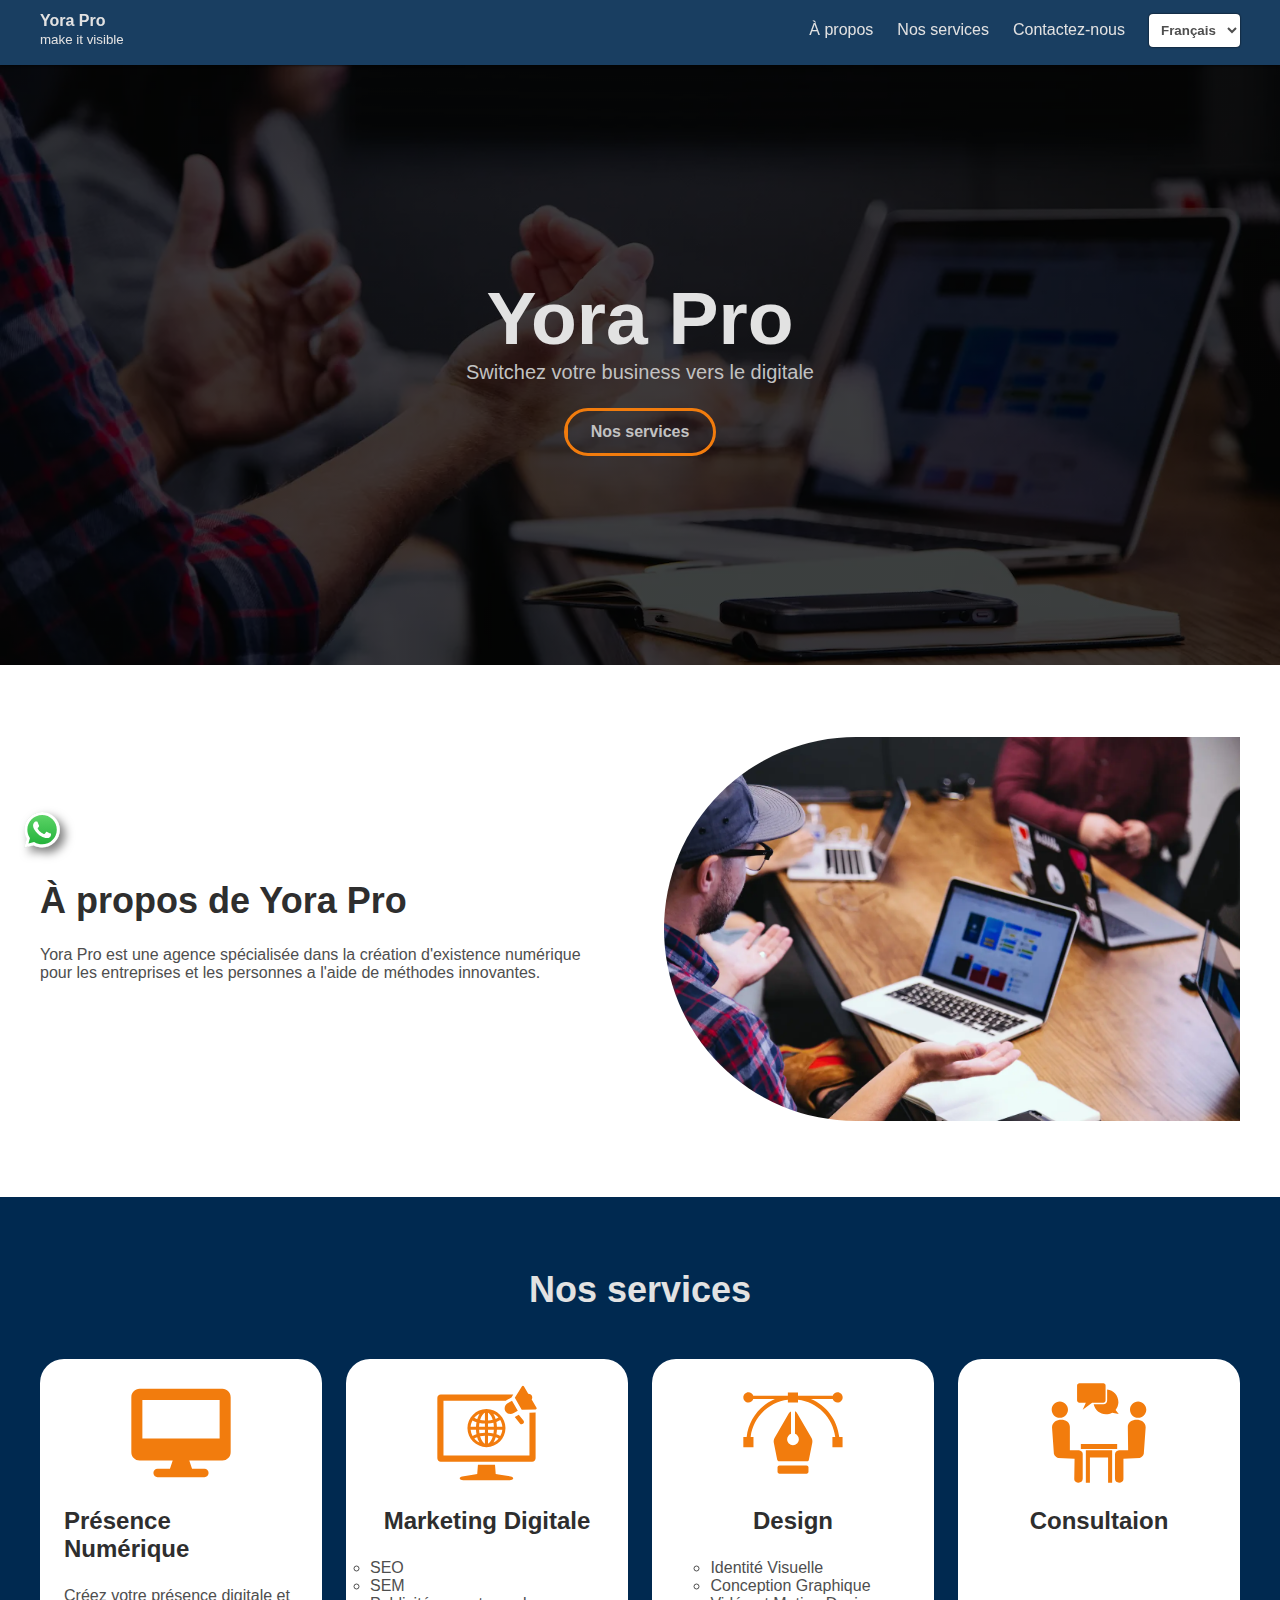
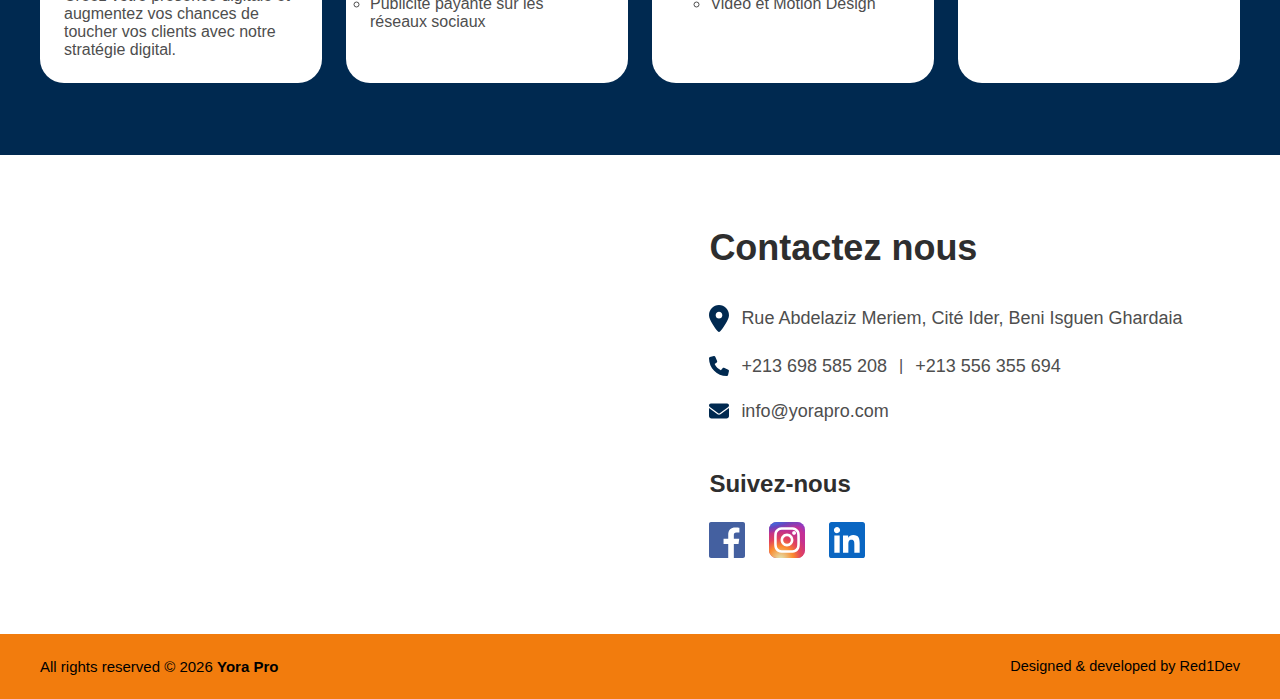
<file: index.html>
<!DOCTYPE html>
<html lang="en">
<head>
  <meta charset="UTF-8">
  <meta name="viewport" content="width=device-width, initial-scale=1.0">
  <meta name="description" content="Yora Pro digital agency official website">
  <script>
    function getPath() {
      const savedLang = JSON.parse(localStorage.getItem('current_language'));
      if (savedLang) return `./${savedLang}.html`;
      return navigator.language === 'ar' ? './ar.html' : './fr.html';
    }
    window.location.href = getPath();
  </script>
  <title>Yora Pro - Digital Agency</title>
</head>
<body>  
</body>
</html>
</file>
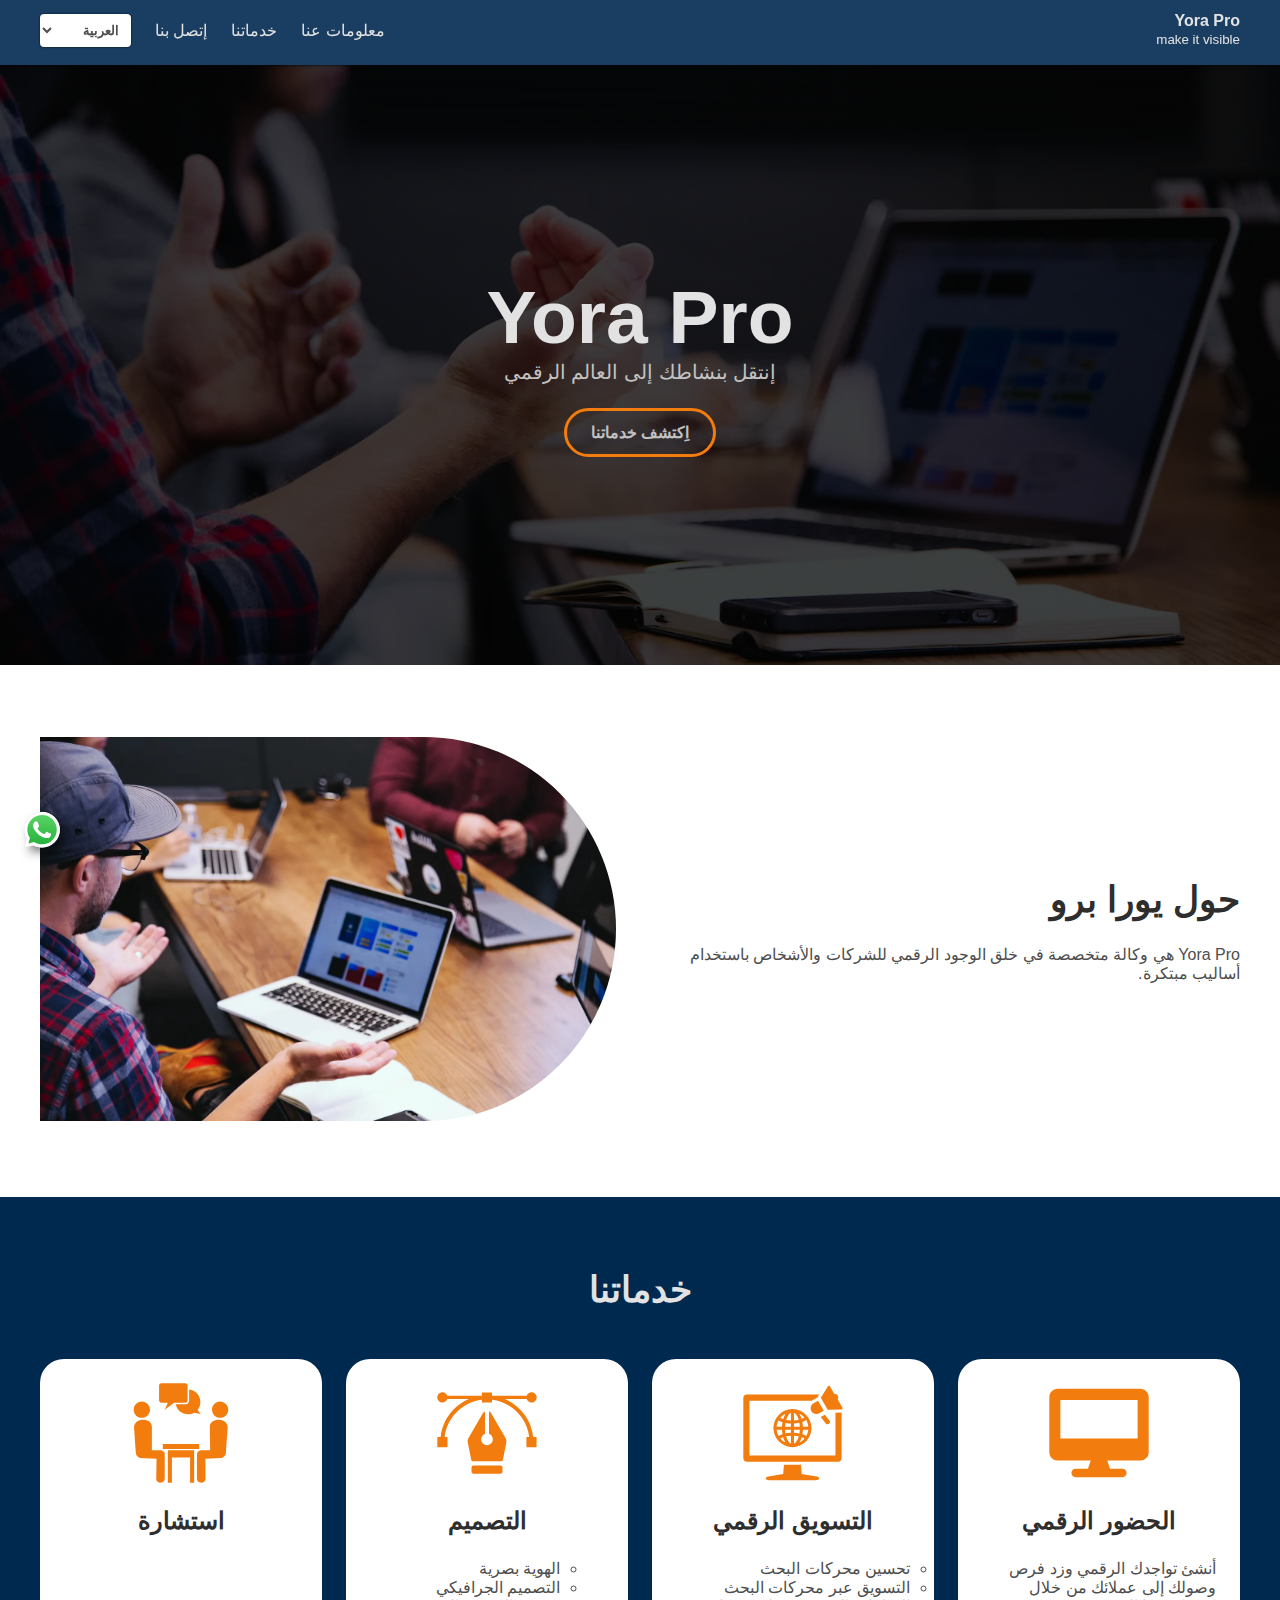
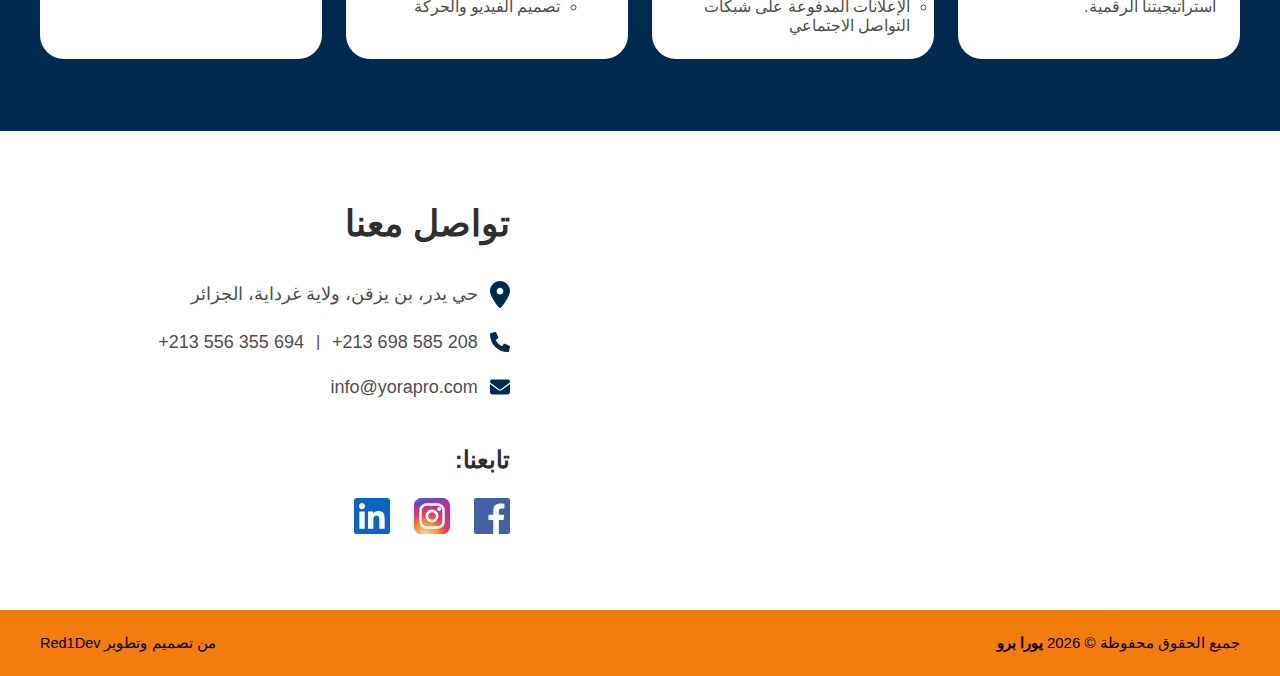
<file: ar.html>
<!DOCTYPE html>
<html lang="ar" dir="rtl">
<head>
  <meta charset="UTF-8">
  <meta name="viewport" content="width=device-width, initial-scale=1.0">
  <meta name="description" content="Yora Pro digital agency official website">
  <link rel="shortcut icon" href="./assets/construction-favicon.svg" type="image/x-icon">
  <link rel="stylesheet" href="./styles/main.css">
  <script src="./js/scripts.js" defer></script>
  <title>يورا برو - وكالة رقمية</title>
</head>
<body>
  
  <header>
    <div class="inside-container">
      <div class="logo">
        <a href="/yora-website/">
          <b>Yora Pro</b> <br> <small>make it visible</small>
          <!-- <img src="./assets/logo-placeholder.svg" alt="شعار يورا برو"> -->
        </a>
      </div>
      <nav id="desktopMenu">
        <ul class="rtl">
          <li><a href="#about">معلومات عنا</a></li>
          <li><a href="#services">خدماتنا</a></li>
          <li><a href="#contact">إتصل بنا</a></li>
        </ul>
      </nav>
      <select name="lang" id="lang" onchange="changeLanguage(event)">
        <option value="fr">Français</option>
        <option selected value="ar">العربية</option>
      </select>
      <button type="button" id="toggleMenuBtn" onclick="toggleMobileMenu()">
        <img src="./assets/align-justify.svg" width="20" 
            id="toggleMenu" alt="إيقونة إظهار القائمة">
      </button>
    </div>
  </header>

  <nav id="mobileMenu" class="hide-mobile-menu">
    <ul>
      <li><a href="#about">معلومات عنا</a></li>
      <li><a href="#services">خدماتنا</a></li>
      <li><a href="#contact">إتصل بنا</a></li>
    </ul>
  </nav>

  <main>
    <section class="hero" id="hero">
      <div class="inside-container">
        <h1>Yora Pro</h1>
        <p>إنتقل بنشاطك إلى العالم الرقمي</p>
        <a href="#services" class="services-CTA-btn rtl">اِكتشف خدماتنا</a>
      </div>
    </section> <!-- hero section END -->
    
    <section class="about" id="about">
      <div class="inside-container">
        <div class="details">
          <h2>حول يورا برو</h2>
          <p>Yora Pro هي وكالة متخصصة في خلق الوجود الرقمي للشركات والأشخاص باستخدام أساليب مبتكرة.</p>
        </div>
        <div class="picture">
          <img src="./assets/about-photo.webp" class="rtl" alt="الصورة المرفقة بقسم حول يورا برو">
        </div>
      </div>
    </section> <!-- about section END -->

    <section class="services" id="services">
      <div class="inside-container">
        <h2 class="title">خدماتنا</h2>
        <div class="carts">
          <div class="cart">
            <img src="./assets/desktop.svg" alt="Yora Pro first Service description picture">
            <h3>الحضور الرقمي</h3>
            <p>أنشئ تواجدك الرقمي وزد فرص وصولك إلى عملائك من خلال استراتيجيتنا الرقمية.</p>
          </div>
          <div class="cart">
            <img src="./assets/digital-marketing-icon.svg" alt="Yora Pro second Service description picture">
            <h3>التسويق الرقمي</h3>
            <ul>
              <li>تحسين محركات البحث</li>
              <li>التسويق عبر محركات البحث</li>
              <li>الإعلانات المدفوعة على شبكات التواصل الاجتماعي</li>
            </ul>
          </div>
          <div class="cart">
            <img src="./assets/design-icon.svg" alt="Yora Pro third Service description picture">
            <h3>التصميم</h3>
            <ul>
              <li>الهوية بصرية</li>
              <li>التصميم الجرافيكي</li>
              <li>تصميم الفيديو والحركة</li>
            </ul>
          </div>
          <div class="cart">
            <img src="./assets/business-consultation-icon.svg" alt="Yora Pro third Service description picture">
            <h3>استشارة</h3>
          </div>
        </div>
      </div>
    </section> <!-- services section END -->

    <section class="contact" id="contact">
      <div class="inside-container">
        <div class="map" id="map">
          <iframe src="https://www.google.com/maps/embed?pb=!1m18!1m12!1m3!1d3365.747661984055!2d3.694368610875288!3d32.47944047368013!2m3!1f0!2f0!3f0!3m2!1i1024!2i768!4f13.1!3m3!1m2!1s0x126429f1601f3d0f%3A0xca1d050fa0793e!2sYora%20Pro!5e0!3m2!1sen!2sdz!4v1700828442137!5m2!1sen!2sdz" width="100%" height="100%" style="border:0;" allowfullscreen="" loading="lazy" referrerpolicy="no-referrer-when-downgrade"></iframe>
        </div>
        <div class="details">
          <div class="details-inner">
            <h2 class="title">تواصل معنا</h2>
            <div class="adresse info">
              <img src="./assets/location-dot.svg" width="20" alt="إيقونة الموقع">
              <span>حي يدر، بن يزقن، ولاية غرداية، الجزائر</span>
            </div>
            <div class="phone info">
              <img src="./assets/phone.svg" width="20" alt="إيقونة الهاتف">
              <span dir="ltr">+213 698 585 208</span> | <span dir="ltr">+213 556 355 694</span>
            </div>
            <div class="email info">
              <img src="./assets/envelope.svg" width="20" alt="إيقونة الإيمايل">
              <span>info@yorapro.com</span>
            </div>
            <div class="follow-us">
              <h3>تابعنا:</h3>
              <div class="sm-icons">
                <a href="#">
                  <img src="./assets/facebook-icon.svg" width="36" 
                      alt="إيقونة الفيسبوك">
                </a>
                <a href="#">
                  <img src="./assets/instagram-icon.svg" width="36" 
                      alt="إيقونة الإنستجرام">
                </a>
                <a href="#">
                  <img src="./assets/linkedin-icon.svg" width="36" 
                      alt="إيقونة لينكدين">
                </a>
              </div>
            </div>
          </div>
        </div>
      </div>
    </section> <!-- contact section END -->
  </main>

  <footer>
    <div class="inside-container">
      <p class="rights">جميع الحقوق محفوظة © <span id="year"></span> <b>يورا برو</b></p>
      <p class="developed-by">من تصميم وتطوير 
        <b><a href="https://github.com/red1code" target="_blank"> Red1Dev</a></b>
      </p>
    </div>
  </footer>

  <a id="goTop" onclick="scrollToTop()" title="إذهب للأعلى">
    <img src="./assets/up-arrow.svg" width="20" height="20" alt="إيقونة الذهاب للأعلى">
  </a>

  <a id="whatsapp" href="https://wa.me/+213556355694" target="_blank" 
    title="دردش معنا على الواتساب">
    <img src="./assets/whatsapp-icon.svg" width="36" alt="إيقونة الواتساب">
  </a>
</body>
</html>
</file>
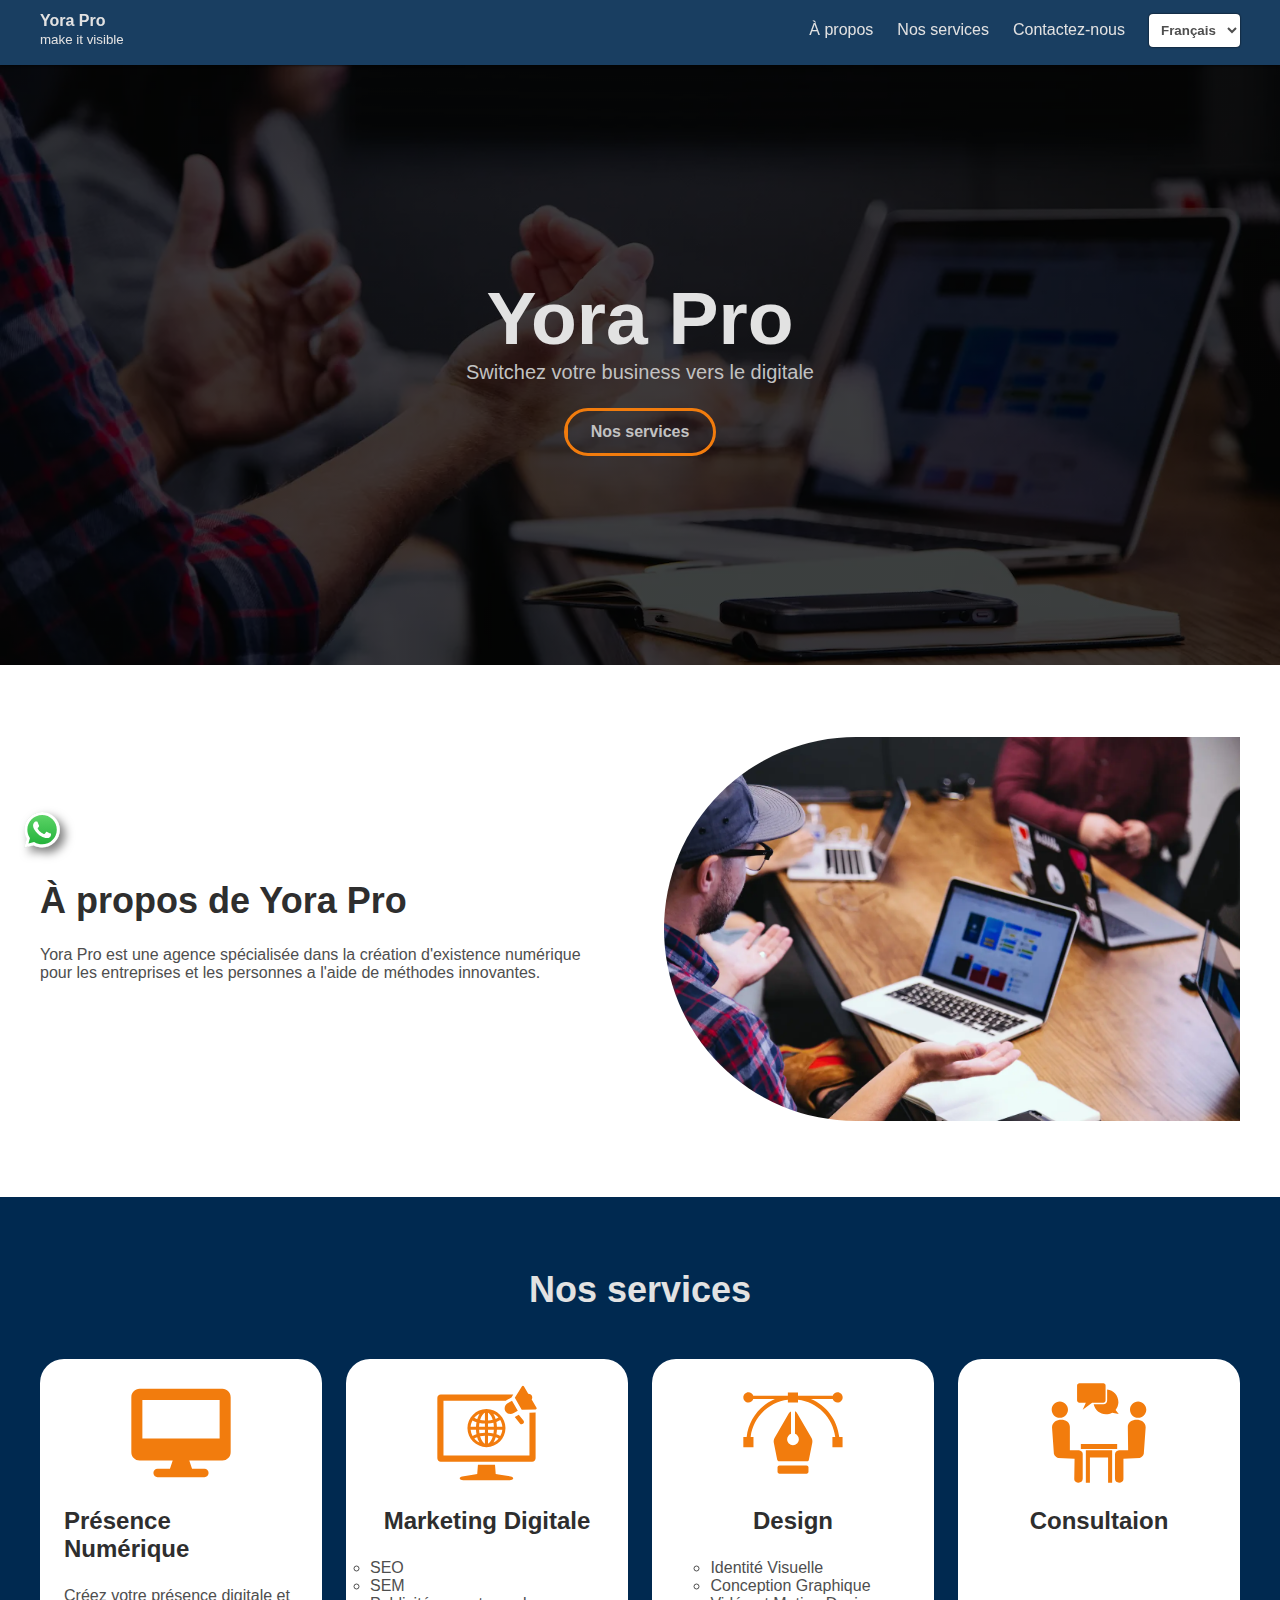
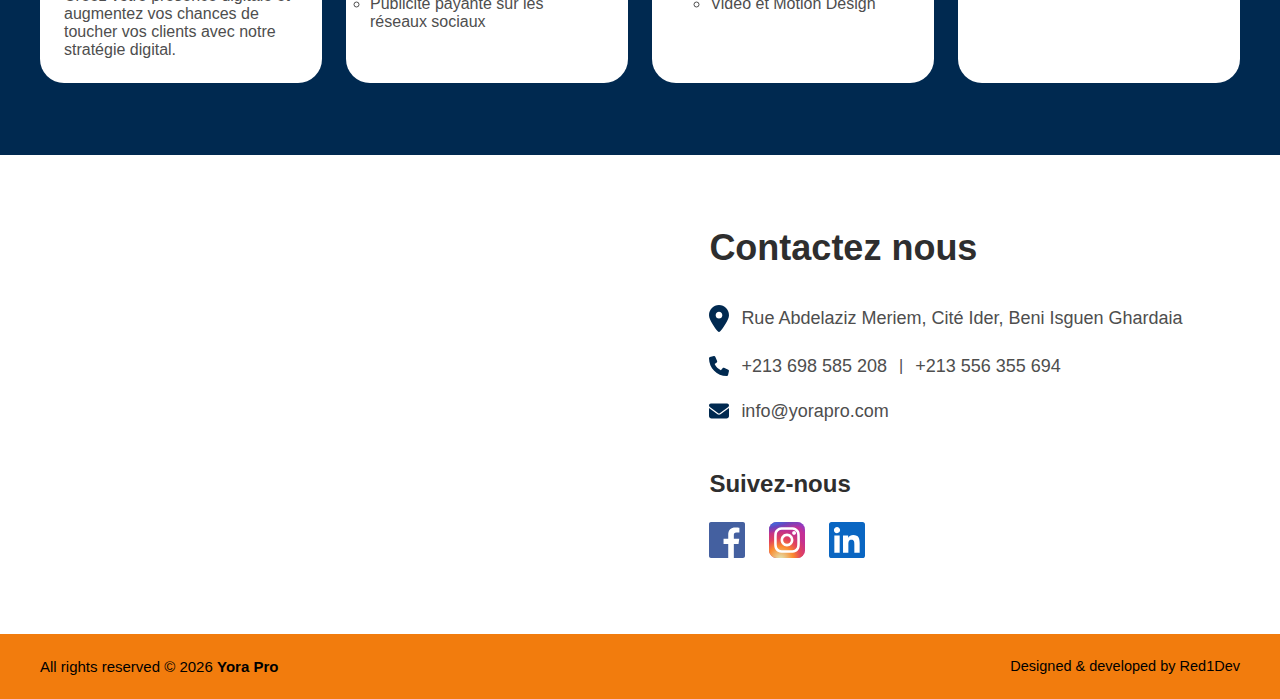
<file: fr.html>
<!DOCTYPE html>
<html lang="fr">
<head>
  <meta charset="UTF-8">
  <meta name="viewport" content="width=device-width, initial-scale=1.0">
  <meta name="description" content="Site officiel de l'agence digitale Yora Pro">
  <link rel="shortcut icon" href="./assets/construction-favicon.svg" type="image/x-icon">
  <link rel="stylesheet" href="./styles/main.css">
  <script src="./js/scripts.js" defer></script>
  <title>Yora Pro - Agence Digitale</title>
</head>
<body>
  
  <header>
    <div class="inside-container">
      <div class="logo">
        <a href="/yora-website/">
          <b>Yora Pro</b> <br> <small>make it visible</small>
          <!-- <img src="./assets/logo-placeholder.svg" alt="Yora Pro logo"> -->
        </a>
      </div>
      <nav id="desktopMenu">
        <ul class="ltr">
          <li><a href="#about">À propos</a></li>
          <li><a href="#services">Nos services</a></li>
          <li><a href="#contact">Contactez-nous</a></li>
        </ul>
      </nav>
      <select name="lang" id="lang" onchange="changeLanguage(event)">
        <option selected value="fr">Français</option>
        <option value="ar">العربية</option>
      </select>
      <button type="button" id="toggleMenuBtn" onclick="toggleMobileMenu()">
        <img src="./assets/align-justify.svg" width="20" 
            id="toggleMenu" alt="Mobile menu toggle icon">
      </button>
    </div>
  </header>

  <nav id="mobileMenu" class="hide-mobile-menu">
    <ul>
      <li><a href="#about">À propos</a></li>
      <li><a href="#services">Nos services</a></li>
      <li><a href="#contact">Contactez-nous</a></li>
    </ul>
  </nav>

  <main>
    <section class="hero" id="hero">
      <div class="inside-container">
        <h1>Yora Pro</h1>
        <p>Switchez votre business vers le digitale</p>
        <a href="#services" class="services-CTA-btn ltr">Nos services</a>
      </div>
    </section> <!-- hero section END -->
    
    <section class="about" id="about">
      <div class="inside-container">
        <div class="details">
          <h2>À propos de Yora Pro</h2>
          <p>Yora Pro est une agence spécialisée dans la création d'existence numérique pour les entreprises et les personnes a l'aide de méthodes innovantes.</p>
        </div>
        <div class="picture">
          <img src="./assets/about-photo.webp" class="ltr" alt="Yora Pro About Section photo">
        </div>
      </div>
    </section> <!-- about section END -->

    <section class="services" id="services">
      <div class="inside-container">
        <h2 class="title">Nos services</h2>
        <div class="carts">
          <div class="cart">
            <img src="./assets/desktop.svg" alt="Yora Pro first Service description picture">
            <h3>Présence Numérique</h3>
            <p>Créez votre présence digitale et augmentez vos chances de toucher vos clients avec notre stratégie digital.</p>
          </div>
          <div class="cart">
            <img src="./assets/digital-marketing-icon.svg" alt="Yora Pro second Service description picture">
            <h3>Marketing Digitale</h3>
            <ul>
              <li>SEO</li>
              <li>SEM</li>
              <li>Publicité payante sur les réseaux sociaux</li>
            </ul>
          </div>
          <div class="cart">
            <img src="./assets/design-icon.svg" alt="Yora Pro third Service description picture">
            <h3>Design</h3>
            <ul>
              <li>Identité Visuelle</li>
              <li>Conception Graphique</li>
              <li>Vidéo et Motion Design</li>
            </ul>
          </div>
          <div class="cart">
            <img src="./assets/business-consultation-icon.svg" alt="Yora Pro third Service description picture">
            <h3>Consultaion</h3>
            <!-- <p>Lorem Ipsum is simply dummy text of the printing and typesetting industry. Lorem Ipsum has been the industry's standard dummy text ever since the 1500s, when an unknown printer took a galley of type and scrambled it to make a type specimen book.</p> -->
          </div>
        </div>
      </div>
    </section> <!-- services section END -->

    <section class="contact" id="contact">
      <div class="inside-container">
        <div class="map" id="map">
          <iframe src="https://www.google.com/maps/embed?pb=!1m18!1m12!1m3!1d3365.747661984055!2d3.694368610875288!3d32.47944047368013!2m3!1f0!2f0!3f0!3m2!1i1024!2i768!4f13.1!3m3!1m2!1s0x126429f1601f3d0f%3A0xca1d050fa0793e!2sYora%20Pro!5e0!3m2!1sen!2sdz!4v1700828442137!5m2!1sen!2sdz" width="100%" height="100%" style="border:0;" allowfullscreen="" loading="lazy" referrerpolicy="no-referrer-when-downgrade"></iframe>
        </div>
        <div class="details">
          <div class="details-inner">
            <h2 class="title">Contactez nous</h2>
            <div class="adresse info">
              <img src="./assets/location-dot.svg" width="20" alt="Yora Pro location icon">
              <span>Rue Abdelaziz Meriem, Cité Ider, Beni Isguen Ghardaia</span>
            </div>
            <div class="phone info">
              <img src="./assets/phone.svg" width="20" alt="Yora Pro phone icon">
              <span>+213 698 585 208</span> | <span>+213 556 355 694</span>
            </div>
            <div class="email info">
              <img src="./assets/envelope.svg" width="20" alt="Yora Pro email icon">
              <span>info@yorapro.com</span>
            </div>
            <div class="follow-us">
              <h3>Suivez-nous</h3>
              <div class="sm-icons">
                <a href="#">
                  <img src="./assets/facebook-icon.svg" width="36" 
                      alt="Yora Pro Facebook link icon">
                </a>
                <a href="#">
                  <img src="./assets/instagram-icon.svg" width="36" 
                      alt="Yora Pro Instagram link icon">
                </a>
                <a href="#">
                  <img src="./assets/linkedin-icon.svg" width="36" 
                      alt="Yora Pro LinkedIn link icon">
                </a>
              </div>
            </div>
          </div>
        </div>
      </div>
    </section> <!-- contact section END -->
  </main>

  <footer>
    <div class="inside-container">
      <p class="rights">All rights reserved © <span id="year"></span> <b>Yora Pro</b></p>
      <p class="developed-by">Designed & developed by 
        <a href="https://github.com/red1code" target="_blank">Red1Dev</a>
      </p>
    </div>
  </footer>

  <a id="goTop" onclick="scrollToTop()" title="Go to top">
    <img src="./assets/up-arrow.svg" width="20" height="20" alt="Go to top icon">
  </a>

  <a id="whatsapp" href="https://wa.me/+213556355694" target="_blank" 
    title="Chat with us in WhatsApp!">
    <img src="./assets/whatsapp-icon.svg" width="36" alt="Whatsapp icon">
  </a>
</body>
</html>
</file>
<file: styles/main.css>
* {
  margin: 0;
  padding: 0;
  box-sizing: border-box;
}

html {
  scroll-behavior: smooth;
}

body {
  min-width: 300px;
  min-height: 100dvh;
  color: #4E4E4E;
  font-family: Helvetica, sans-serif;
}

ul,
ol,
li {
  list-style: none;
  color: inherit;
}

a {
  text-decoration: none;
  color: inherit;
}

button {
  outline: none;
  background: transparent;
  border: none;
  color: inherit;
  font-weight: 600;
  padding: 12px 24px;
  cursor: pointer;
}

button:hover {
  filter: brightness(0.9);
}

img {
  max-width: 100%;
}

main {
  position: relative;
}

section {
  padding: 72px 24px;
}

.inside-container {
  max-width: 1200px;
  margin-inline: auto;
}
.inside-container h2 {
  font-size: 36px;
}
.inside-container h3 {
  font-size: 24px;
}

.show-mobile-menu {
  transform: scaleY(1);
  transform-origin: top;
  transition: transform 0.3s ease;
}

.hide-mobile-menu {
  transform: scaleY(0);
  transform-origin: top;
  transition: transform 0.3s ease;
}

#goTop {
  position: fixed;
  bottom: 48px;
  right: 24px;
  z-index: 100;
  cursor: pointer;
  opacity: 0.75;
  width: 36px;
  height: 36px;
  background-color: #000;
  display: flex;
  justify-content: center;
  align-items: center;
  border-radius: 4px;
}
#goTop:hover {
  opacity: 1;
}

#whatsapp {
  position: fixed;
  bottom: 48px;
  left: 24px;
  z-index: 100;
}
#whatsapp:hover {
  filter: brightness(1.1);
}
#whatsapp img {
  -webkit-filter: drop-shadow(5px 5px 5px rgba(0, 0, 0, 0.5));
  filter: drop-shadow(5px 5px 5px rgba(0, 0, 0, 0.5));
}

header {
  height: 65px;
  position: -webkit-sticky;
  position: sticky;
  top: 0;
  padding: 12px 24px;
  background-color: rgba(0, 41, 80, 0.9);
  color: #E2E2E2;
  box-shadow: 0 0 3px 0 #000;
  -webkit-box-shadow: 0 0 3px 0 #000;
  -moz-box-shadow: 0 0 3px 0 #000;
  z-index: 100;
}
header .inside-container {
  display: flex;
  justify-content: space-between;
  align-items: center;
}
header .inside-container .logo {
  max-width: 100px;
  height: max-content;
}
header .inside-container .logo img {
  width: 100%;
}
header .inside-container nav {
  flex: 1;
  margin: 0 24px;
}
header .inside-container nav ul {
  display: flex;
  gap: 24px;
}
header .inside-container nav ul.ltr {
  float: right;
}
header .inside-container nav ul.rtl {
  float: left;
}
header .inside-container nav ul li {
  font-weight: 500;
}
header .inside-container nav ul li:hover {
  filter: brightness(1.5);
  transition: 0.3s;
}
header .inside-container select#lang {
  outline: none;
  padding: 8px;
  color: #4E4E4E;
  background-color: #ffffff;
  font-weight: 600;
  cursor: pointer;
  border: none;
  border-radius: 4px;
  box-shadow: 0 0 2px 0 #000000;
  -webkit-box-shadow: 0 0 2px 0 #000000;
  -moz-box-shadow: 0 0 2px 0 #000000;
}
header .inside-container select#lang:hover {
  filter: brightness(0.9);
}
header .inside-container button {
  padding: 0;
  display: none;
}

#mobileMenu {
  position: fixed;
  top: 65px;
  width: 100%;
  padding: 24px;
  background-color: rgba(255, 255, 255, 0.9);
  box-shadow: 0 0 1px 0 #000000;
  z-index: 90;
}
#mobileMenu ul {
  display: flex;
  flex-direction: column;
  gap: 24px;
  font-weight: 500;
  color: #4E4E4E;
}
#mobileMenu ul li:hover {
  color: #002950;
  transition: 0.3s;
}

section#hero {
  min-height: 600px;
  background: linear-gradient(rgba(0, 0, 0, 0.75), rgba(0, 0, 0, 0.75)), url(../assets/hero-background.webp);
  background-size: cover;
  background-position: center;
  display: flex;
  justify-content: center;
  align-items: center;
}
section#hero .inside-container {
  display: flex;
  flex-direction: column;
  align-items: center;
  text-align: center;
}
section#hero .inside-container h1 {
  font-size: 75px;
  color: #E2E2E2;
}
section#hero .inside-container p {
  font-size: 20px;
  color: #C2C2C2;
  margin-bottom: 24px;
}
section#hero .inside-container a.services-CTA-btn {
  display: block;
  width: max-content;
  padding: 12px 24px;
  border: 3px solid #F27C0D;
  border-radius: 50px;
  font-size: 16px;
  font-weight: 600;
  color: #C2C2C2;
  background: linear-gradient(to right, #F27C0D 50%, rgba(242, 124, 13, 0) 50%);
  background-size: 200% 100%;
  background-position: right bottom;
  transition: all 0.5s ease-out;
}
section#hero .inside-container a.services-CTA-btn:hover {
  color: #000000;
  background-position: left bottom;
}
section#hero .inside-container a.services-CTA-btn.rtl {
  background: linear-gradient(to left, #F27C0D 50%, rgba(242, 124, 13, 0) 50%);
  background-size: 200% 100%;
  background-position: left bottom;
  transition: all 0.5s ease-out;
}
section#hero .inside-container a.services-CTA-btn.rtl:hover {
  color: #000000;
  background-position: right bottom;
}

section#about .inside-container {
  display: flex;
  justify-content: center;
  align-items: center;
  gap: 48px;
  flex-wrap: wrap;
}
section#about .inside-container > div {
  flex: 1;
  min-width: 250px;
}
section#about .inside-container h2 {
  margin-bottom: 24px;
  color: #2E2E2E;
}
section#about .inside-container p {
  color: #4E4E4E;
}
section#about .inside-container .picture img.ltr {
  border-radius: 500px 0 0 500px;
}
section#about .inside-container .picture img.rtl {
  border-radius: 0 500px 500px 0;
}

@media screen and (max-width: 600px) {
  section#about h2 {
    text-align: center;
  }
}
section#services {
  background-color: #002950;
}
section#services .inside-container h2 {
  text-align: center;
  color: #E2E2E2;
  margin-bottom: 48px;
}
section#services .inside-container .carts {
  display: flex;
  gap: 24px;
  justify-content: space-evenly;
  flex-wrap: wrap;
}
section#services .inside-container .carts .cart {
  flex: 1;
  min-width: 250px;
  padding: 24px;
  display: flex;
  flex-direction: column;
  align-items: center;
  gap: 24px;
  background-color: #ffffff;
  border-radius: 24px;
}
section#services .inside-container .carts .cart:hover {
  box-shadow: 0 0 10px 3px rgba(242, 124, 13, 0.55);
  -webkit-box-shadow: 0 0 10px 3px rgba(242, 124, 13, 0.55);
  -moz-box-shadow: 0 0 10px 3px rgba(242, 124, 13, 0.55);
  transition: 0.25s;
}
section#services .inside-container .carts .cart img {
  width: 100px;
}
section#services .inside-container .carts .cart h3 {
  color: #2E2E2E;
}
section#services .inside-container .carts .cart p,
section#services .inside-container .carts .cart ul {
  color: #4E4E4E;
}
section#services .inside-container .carts .cart li {
  list-style: circle;
}

section#contact .inside-container {
  display: flex;
  justify-content: center;
  gap: 24px;
  flex-wrap: wrap;
  color: #4E4E4E;
}
section#contact .inside-container > div {
  flex: 1;
  min-width: 255px;
}
section#contact .inside-container .map {
  margin-block: -72px;
}
section#contact .inside-container .details {
  display: flex;
  justify-content: center;
}
section#contact .inside-container .details .details-inner {
  display: flex;
  flex-direction: column;
  gap: 24px;
}
section#contact .inside-container .details h2 {
  margin-bottom: 12px;
  color: #2E2E2E;
}
section#contact .inside-container .details .info {
  display: flex;
  align-items: center;
  gap: 12px;
  flex-wrap: wrap;
}
section#contact .inside-container .details .info span {
  font-size: 18px;
  font-weight: 500;
}
section#contact .inside-container .details .phone span,
section#contact .inside-container .details .email span {
  white-space: nowrap;
}
section#contact .inside-container .details .follow-us {
  margin-top: 24px;
}
section#contact .inside-container .details .follow-us h3 {
  margin-bottom: 24px;
  color: #2E2E2E;
}
section#contact .inside-container .details .follow-us .sm-icons {
  display: flex;
  align-items: center;
  gap: 24px;
}
section#contact .inside-container .details .follow-us .sm-icons > a:hover {
  filter: brightness(0.75);
  transition: 0.3s;
}

footer {
  background-color: #F27C0D;
  color: #000;
  padding: 24px;
  font-size: 15px;
}
footer .inside-container {
  display: flex;
  justify-content: space-between;
  align-items: center;
  gap: 24px;
  flex-wrap: wrap;
}
footer .developed-by {
  font-size: 14.5px;
}
footer .developed-by a {
  font-weight: 500;
}
footer .developed-by a:hover {
  color: #fff;
  transition: 0.3s;
}

@media screen and (max-width: 600px) {
  #desktopMenu {
    display: none;
  }
  #toggleMenuBtn {
    display: block;
  }
  section#contact {
    position: relative;
  }
  section#contact .inside-container {
    flex-direction: column-reverse;
  }
  section#contact .inside-container .details {
    display: block;
    margin-bottom: 300px;
  }
  section#contact .inside-container .details h2 {
    text-align: center;
  }
  section#contact .inside-container .details .sm-icons {
    justify-content: center;
  }
  section#contact .inside-container .map {
    margin: 0;
    height: 300px;
    position: absolute;
    bottom: 0;
    left: 0;
    right: 0;
  }
  footer .inside-container {
    justify-content: center;
    gap: 12px;
  }
}
@media screen and (max-width: 500px) {
  section {
    padding: 48px 24px;
  }
  section h2 {
    font-size: 32px;
  }
  section h3 {
    font-size: 20px;
  }
  section#hero .inside-container h1 {
    font-size: 60px;
  }
}

/*# sourceMappingURL=main.css.map */
</file>
